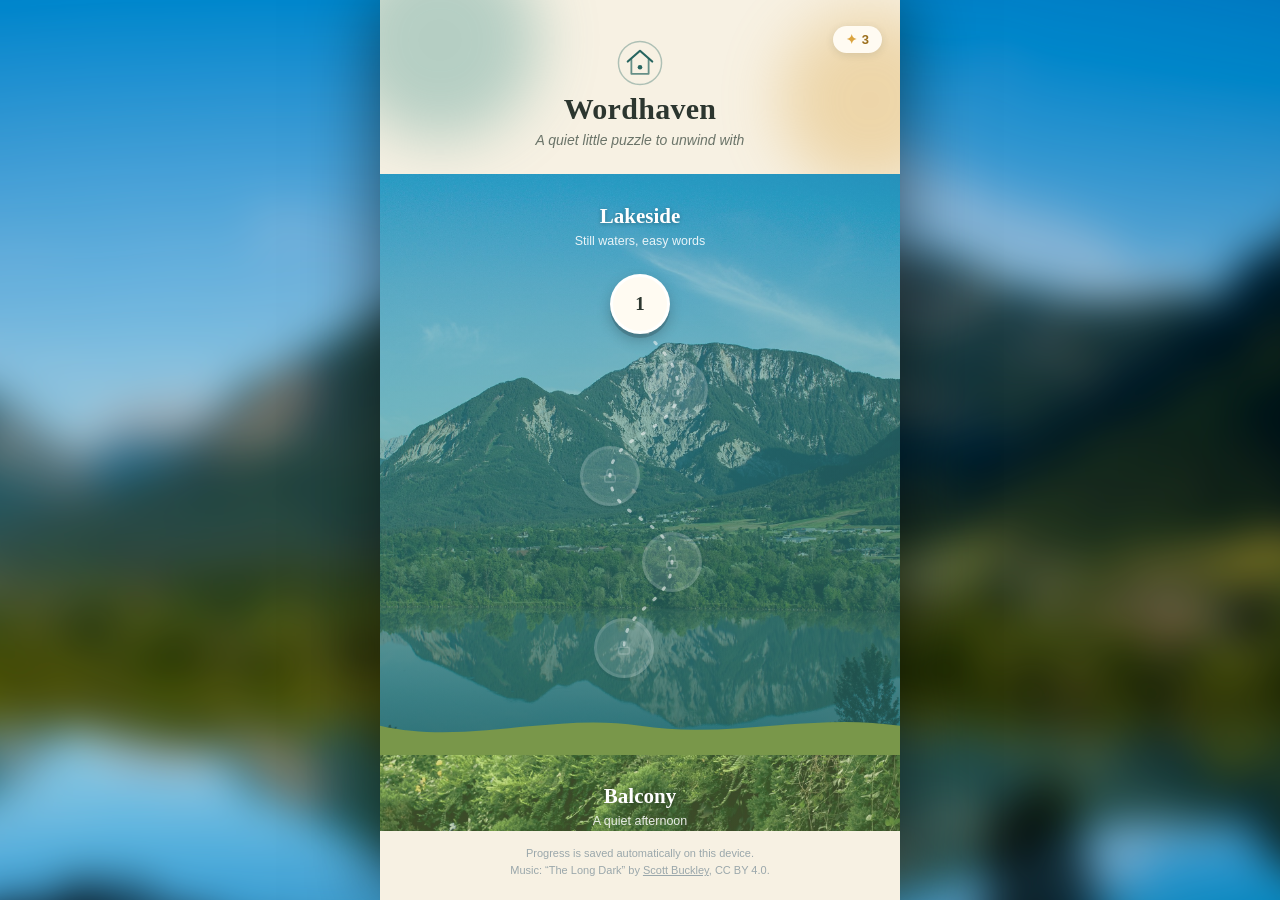
<file: index.html>
<!DOCTYPE html>
<html lang="en">
<head>
<meta charset="UTF-8" />
<meta name="viewport" content="width=device-width, initial-scale=1, maximum-scale=1, user-scalable=no, viewport-fit=cover" />
<title>Wordhaven — Relax Puzzle Game</title>
<meta name="description" content="A calming word-connect puzzle game. Drag letters to fill the crossword and unwind." />
<link rel="icon" href="data:image/svg+xml,<svg xmlns=%22http://www.w3.org/2000/svg%22 viewBox=%220 0 100 100%22><rect width=%22100%22 height=%22100%22 rx=%2224%22 fill=%22%23276560%22/><path d=%22M24 47 L50 26 L76 47%22 fill=%22none%22 stroke=%22%23f7f1e3%22 stroke-width=%228%22 stroke-linecap=%22round%22 stroke-linejoin=%22round%22/><path d=%22M31 43 V76 H69 V43%22 fill=%22none%22 stroke=%22%23f7f1e3%22 stroke-width=%227%22 stroke-linecap=%22round%22 stroke-linejoin=%22round%22 opacity=%220.85%22/><circle cx=%2250%22 cy=%2261%22 r=%226%22 fill=%22%23dba43f%22/></svg>" />
<link rel="icon" sizes="32x32" href="icons/favicon-32.png" />
<link rel="apple-touch-icon" href="icons/apple-touch-icon.png" />
<link rel="manifest" href="manifest.webmanifest" />
<meta name="theme-color" content="#276560" />
<meta name="mobile-web-app-capable" content="yes" />
<meta name="apple-mobile-web-app-capable" content="yes" />
<meta name="apple-mobile-web-app-status-bar-style" content="black-translucent" />
<meta name="apple-mobile-web-app-title" content="Wordhaven" />
<link rel="stylesheet" href="style.css" />
</head>
<body>
<div id="backdrop"></div>
<div id="app">

  <!-- MENU SCREEN -->
  <section id="menu-screen" class="screen">
    <div class="menu-blob blob-a"></div>
    <div class="menu-blob blob-b"></div>
    <header class="menu-header">
      <div class="brand-mark" aria-hidden="true">
        <svg viewBox="0 0 64 64" width="46" height="46">
          <circle cx="32" cy="32" r="30" fill="none" stroke="currentColor" stroke-width="2" opacity="0.35"/>
          <path d="M15 30 L32 15 L49 30" fill="none" stroke="currentColor" stroke-width="3" stroke-linecap="round" stroke-linejoin="round"/>
          <path d="M20 27 V47 H44 V27" fill="none" stroke="currentColor" stroke-width="2.5" stroke-linecap="round" stroke-linejoin="round" opacity="0.7"/>
          <circle cx="32" cy="38" r="3.2" fill="currentColor"/>
        </svg>
      </div>
      <h1>Wordhaven</h1>
      <p class="tagline">A quiet little puzzle to unwind with</p>
      <div class="currency-pill" title="Hints available">
        <span class="bulb">✦</span><span id="hint-count">3</span>
      </div>
    </header>
    <div id="level-path" class="level-path"></div>
    <footer class="menu-footer">
      Progress is saved automatically on this device.
      <br>Music: &ldquo;The Long Dark&rdquo; by <a href="https://www.scottbuckley.com.au/library/the-long-dark/" target="_blank" rel="noopener">Scott Buckley</a>, CC BY 4.0.
    </footer>
  </section>

  <!-- GAME SCREEN -->
  <section id="game-screen" class="screen hidden">
    <div class="scenery" id="scenery">
      <div class="motes" aria-hidden="true">
        <span class="mote m1"></span><span class="mote m2"></span><span class="mote m3"></span>
        <span class="mote m4"></span><span class="mote m5"></span><span class="mote m6"></span>
      </div>
      <div class="critters" aria-hidden="true">
        <span class="critter bird c1"></span>
        <span class="critter bird c2"></span>
        <span class="critter butterfly c1"></span>
        <span class="critter butterfly c2"></span>
        <span class="critter firefly c1"></span>
        <span class="critter firefly c2"></span>
        <span class="critter firefly c3"></span>
        <span class="critter star c1"></span>
      </div>
    </div>

    <header class="game-header">
      <button id="back-btn" class="icon-btn" aria-label="Back to levels">‹</button>
      <div class="level-info">
        <div class="level-name" id="level-name">Level 1</div>
        <div class="level-progress" id="level-progress">0 / 0 words</div>
      </div>
      <div class="header-actions">
        <button id="music-btn" class="icon-btn" aria-label="Toggle music" aria-pressed="false">
          <svg class="round-icon icon-music-on" viewBox="0 0 24 24" width="18" height="18" fill="none" stroke="currentColor" stroke-width="2" stroke-linecap="round" stroke-linejoin="round">
            <path d="M9 8H5a1 1 0 0 0-1 1v6a1 1 0 0 0 1 1h4l5 4V4L9 8z"/>
            <path d="M16.2 8.8a5 5 0 0 1 0 6.4"/>
            <path d="M18.6 6.2a8.5 8.5 0 0 1 0 11.6"/>
          </svg>
          <svg class="round-icon icon-music-off hidden" viewBox="0 0 24 24" width="18" height="18" fill="none" stroke="currentColor" stroke-width="2" stroke-linecap="round" stroke-linejoin="round">
            <path d="M9 8H5a1 1 0 0 0-1 1v6a1 1 0 0 0 1 1h4l5 4V4L9 8z"/>
            <line x1="16.5" y1="8.5" x2="22" y2="15.5"/>
            <line x1="22" y1="8.5" x2="16.5" y2="15.5"/>
          </svg>
        </button>
        <button id="restart-btn" class="icon-btn" aria-label="Restart level">↺</button>
      </div>
    </header>

    <div class="game-body" id="game-body">
      <div class="grid-wrap">
        <div id="crossword-grid" class="crossword-grid"></div>
      </div>

      <div class="wheel-area">
        <div class="word-row" id="word-row">
          <div class="current-word" id="current-word"></div>
          <button id="confirm-btn" class="confirm-btn" aria-label="Submit word">
            <svg viewBox="0 0 24 24" width="20" height="20" fill="none" stroke="currentColor" stroke-width="3" stroke-linecap="round" stroke-linejoin="round">
              <path d="M4 12l6 6L20 6"/>
            </svg>
          </button>
        </div>

        <div class="wheel-row">
          <button id="shuffle-btn" class="round-btn" aria-label="Shuffle letters">
            <svg class="round-icon" viewBox="0 0 24 24" width="20" height="20" fill="none" stroke="currentColor" stroke-width="2" stroke-linecap="round" stroke-linejoin="round">
              <path d="M3 6h3.5c1.5 0 2.3 1 3 2l5 8c.7 1 1.5 2 3 2H21"/>
              <path d="M17 4l4 2-4 2"/>
              <path d="M3 18h3.5c1.5 0 2.3-1 3-2l1.2-2"/>
              <path d="M17 20l4-2-4-2"/>
            </svg>
          </button>

          <div id="wheel" class="wheel">
            <svg id="wheel-lines" class="wheel-lines"></svg>
            <div class="wheel-hub" id="wheel-hub" aria-label="Submit word"></div>
          </div>

          <button id="hint-btn" class="round-btn" aria-label="Use a hint">
            <svg class="round-icon" viewBox="0 0 24 24" width="20" height="20" fill="none" stroke="currentColor" stroke-width="2" stroke-linecap="round" stroke-linejoin="round">
              <path d="M9 18h6"/>
              <path d="M10 22h4"/>
              <path d="M12 2a6.5 6.5 0 0 0-4 11.6c.7.6 1 1.3 1 2.1V16h6v-.3c0-.8.3-1.5 1-2.1A6.5 6.5 0 0 0 12 2z"/>
            </svg>
            <span class="round-badge" id="hint-badge">3</span>
          </button>
        </div>
      </div>
    </div>

    <div id="toast" class="toast"></div>
  </section>

  <!-- LEVEL COMPLETE MODAL -->
  <div id="complete-modal" class="modal hidden">
    <div class="modal-card">
      <div class="modal-stars" id="modal-stars">
        <span class="star">★</span><span class="star">★</span><span class="star">★</span>
      </div>
      <h2>Level Complete</h2>
      <p id="modal-sub">You found every word.</p>
      <div class="modal-actions">
        <button id="modal-menu-btn" class="secondary-btn">Levels</button>
        <button id="modal-next-btn" class="primary-btn">Next Level</button>
      </div>
    </div>
  </div>

  <!-- CHAPTER COMPLETE MODAL -->
  <div id="chapter-modal" class="modal hidden">
    <div class="modal-card">
      <h2 id="chapter-title">Chapter Complete</h2>
      <p id="chapter-sub">You've cleared this scene.</p>
      <div class="modal-actions">
        <button id="chapter-menu-btn" class="primary-btn">Continue</button>
      </div>
    </div>
  </div>

  <!-- AD PLACEHOLDER: reserved slot for an interstitial ad network (AdMob,
       Unity Ads, etc.) between levels. Swap ads.js's showInterstitial() for
       a real SDK call when one is integrated; this markup can stay as-is. -->
  <div id="ad-overlay" class="modal hidden">
    <div class="modal-card ad-card">
      <div class="ad-label">Advertisement</div>
      <div class="ad-slot">Ad space<br>(plug in an ad network here)</div>
      <button id="ad-close-btn" class="primary-btn" disabled>Continue</button>
    </div>
  </div>

</div>

<script src="levels.js"></script>
<script src="crossword.js"></script>
<script src="audio.js"></script>
<script src="ads.js"></script>
<script src="game.js"></script>
</body>
</html>
</file>
<file: style.css>
:root {
  --cream: #f7f1e3;
  --cream-deep: #ece1c8;
  --paper: #fffbf2;
  --ink: #2c362f;
  --ink-soft: #6b7469;
  --accent-lake: #3c8f8a;
  --accent-lake-dark: #276560;
  --accent-balcony: #79974a;
  --accent-balcony-dark: #55702f;
  --accent-sunset: #d67d47;
  --accent-sunset-dark: #a5532a;
  --accent-mountain: #6062a0;
  --accent-mountain-dark: #3f4174;
  --accent-harbor: #c97b6b;
  --accent-harbor-dark: #93504a;
  --accent-autumn: #c17a2e;
  --accent-autumn-dark: #8a5620;
  --accent-desert: #cf7a4a;
  --accent-desert-dark: #984f28;
  --accent-snowpeak: #5c8aa8;
  --accent-snowpeak-dark: #3c5f78;
  --accent-rainforest: #3f8f6a;
  --accent-rainforest-dark: #276048;
  --accent-starlit: #454a85;
  --accent-starlit-dark: #262a52;
  --gold: #dba43f;
  --gold-dark: #9c6f1c;
  --confirm-green: #4c9a4a;
  --confirm-green-dark: #35722f;
  --font-serif: "Iowan Old Style", "Palatino Linotype", Palatino, Georgia, "Times New Roman", serif;
  --font-sans: -apple-system, BlinkMacSystemFont, "Segoe UI", Roboto, "Helvetica Neue", Arial, sans-serif;
}

* { box-sizing: border-box; }

html, body {
  margin: 0;
  padding: 0;
  height: 100%;
  background: #14201d;
  font-family: var(--font-sans);
  color: var(--ink);
  -webkit-tap-highlight-color: transparent;
  overscroll-behavior: none;
}

/* Fills the space outside the app's phone-shaped frame on wide/landscape
   screens (tablets, desktop) with a softly blurred echo of whatever's
   currently on screen, instead of flat black letterboxing either side. */
#backdrop {
  position: fixed;
  top: -60px; left: -60px; right: -60px; bottom: -60px;
  z-index: 0;
  background: radial-gradient(circle at 30% 20%, #2f4a44 0%, #14201d 55%, #0a100e 100%);
  background-size: cover;
  background-position: center;
  filter: blur(22px) brightness(0.85) saturate(1.35);
  transition: background-image 0.8s ease-in-out;
}

#app {
  position: relative;
  z-index: 1;
  width: 100%;
  max-width: 480px;
  height: 100%;
  margin: 0 auto;
  background: var(--cream);
  overflow: hidden;
  box-shadow: 0 0 70px rgba(0, 0, 0, 0.55);
  display: flex;
  flex-direction: column;
}

@media (min-width: 481px) {
  html, body { display: flex; width: 100%; justify-content: center; }
}

.screen { display: flex; flex-direction: column; height: 100%; min-height: 0; }
.screen.hidden { display: none; }
.hidden { display: none; }

button { font-family: inherit; cursor: pointer; border: none; background: none; }
button:disabled { opacity: 0.4; cursor: default; }

/* ---------- MENU ---------- */
.menu-header {
  position: relative;
  z-index: 2;
  padding: 40px 24px 26px;
  text-align: center;
}
.menu-blob {
  position: absolute; z-index: 0; border-radius: 50%;
  filter: blur(30px); opacity: 0.35; pointer-events: none;
}
.blob-a { top: -60px; left: -40px; width: 200px; height: 200px; background: var(--accent-lake); }
.blob-b { top: 10px; right: -60px; width: 180px; height: 180px; background: var(--gold); }

.brand-mark {
  color: var(--accent-lake-dark);
  display: flex; justify-content: center; margin-bottom: 6px;
}
.menu-header h1 {
  margin: 0; font-family: var(--font-serif); font-weight: 600;
  font-size: 30px; letter-spacing: 0.3px; color: var(--ink);
}
.tagline { margin: 6px 0 0; color: var(--ink-soft); font-size: 14px; font-style: italic; }
.currency-pill {
  position: absolute; top: 26px; right: 18px; z-index: 2;
  background: var(--paper); border-radius: 20px; padding: 6px 13px;
  font-size: 13px; font-weight: 700; color: var(--gold-dark);
  box-shadow: 0 2px 8px rgba(44, 54, 47, 0.12);
  display: flex; align-items: center; gap: 5px;
}
.currency-pill .bulb { color: var(--gold); }

.level-path {
  flex: 1;
  min-height: 0;
  overflow-y: auto;
  -webkit-overflow-scrolling: touch;
  padding: 0 0 0;
  position: relative;
  z-index: 1;
}

.chapter-block { padding: 30px 0 66px; position: relative; overflow: visible; }
.chapter-header { text-align: center; padding: 0 24px 22px; position: relative; z-index: 2; }
.chapter-header h2 { margin: 0; font-family: var(--font-serif); font-size: 21px; color: #fff; text-shadow: 0 1px 4px rgba(0,0,0,0.3); }
.chapter-header p { margin: 5px 0 0; font-size: 12.5px; color: rgba(255,255,255,0.88); }

.chapter-nodes {
  position: relative; z-index: 2;
  display: flex; flex-direction: column; align-items: center; gap: 26px;
  padding: 4px 0 10px;
}
.path-svg { position: absolute; inset: 0; width: 100%; height: 100%; pointer-events: none; z-index: 1; }
.node-wrap { position: relative; z-index: 2; display: flex; align-items: center; justify-content: center; }
.node-wrap.pos-1 { transform: translateX(0); }
.node-wrap.pos-2 { transform: translateX(38px); }
.node-wrap.pos-3 { transform: translateX(-30px); }
.node-wrap.pos-4 { transform: translateX(32px); }
.node-wrap.pos-5 { transform: translateX(-16px); }

.level-node {
  position: relative;
  width: 60px; height: 60px; border-radius: 50%;
  display: flex; align-items: center; justify-content: center;
  font-size: 19px; font-weight: 700; font-family: var(--font-serif);
  background: var(--paper); color: var(--ink);
  box-shadow: 0 4px 0 rgba(0,0,0,0.16), 0 6px 14px rgba(0,0,0,0.22);
  border: 3px solid rgba(255,255,255,0.9);
}
.level-node.locked {
  background: rgba(255,255,255,0.32); color: rgba(255,255,255,0.65);
  box-shadow: 0 3px 0 rgba(0,0,0,0.1); border-color: rgba(255,255,255,0.35);
}
.level-node.locked svg { width: 18px; height: 18px; }
.level-node.current { animation: pulse 2s ease-in-out infinite; }
.level-node.done { background: var(--gold); color: #5a3d00; border-color: rgba(255,255,255,0.85); }
.level-node .stars {
  position: absolute; bottom: -13px; left: 50%; transform: translateX(-50%);
  font-size: 10px; letter-spacing: 1.5px; color: var(--gold);
  text-shadow: 0 1px 2px rgba(0,0,0,0.4); white-space: nowrap;
}

@keyframes pulse {
  0%, 100% { transform: scale(1); box-shadow: 0 4px 0 rgba(0,0,0,0.16), 0 0 0 0 rgba(255,255,255,0.5); }
  50% { transform: scale(1.09); box-shadow: 0 4px 0 rgba(0,0,0,0.16), 0 0 0 9px rgba(255,255,255,0); }
}

.chapter-block { background-size: cover; background-position: center; }
.chapter-block.theme-lake { background-image: linear-gradient(180deg, rgba(108,176,174,0.35), rgba(60,143,138,0.55) 45%, rgba(39,101,96,0.82)), url('images/lake.jpg'); }
.chapter-block.theme-balcony { background-image: linear-gradient(180deg, rgba(155,181,113,0.35), rgba(121,151,74,0.55) 45%, rgba(85,112,47,0.82)), url('images/balcony.jpg'); }
.chapter-block.theme-sunset { background-image: linear-gradient(180deg, rgba(235,168,111,0.3), rgba(214,125,71,0.5) 45%, rgba(165,83,42,0.8)), url('images/sunset.jpg'); }
.chapter-block.theme-mountain { background-image: linear-gradient(180deg, rgba(131,133,187,0.4), rgba(96,98,160,0.6) 45%, rgba(44,45,84,0.85)), url('images/mountain.jpg'); }
.chapter-block.theme-harbor { background-image: linear-gradient(180deg, rgba(224,169,156,0.35), rgba(201,123,107,0.55) 45%, rgba(147,80,74,0.82)), url('images/harbor.jpg'); }
.chapter-block.theme-autumn { background-image: linear-gradient(180deg, rgba(216,159,96,0.35), rgba(193,122,46,0.55) 45%, rgba(138,86,32,0.82)), url('images/autumn.jpg'); }
.chapter-block.theme-desert { background-image: linear-gradient(180deg, rgba(225,159,120,0.35), rgba(207,122,74,0.55) 45%, rgba(152,79,40,0.82)), url('images/desert.jpg'); }
.chapter-block.theme-snowpeak { background-image: linear-gradient(180deg, rgba(155,190,210,0.35), rgba(92,138,168,0.55) 45%, rgba(60,95,120,0.82)), url('images/snowpeak.jpg'); }
.chapter-block.theme-rainforest { background-image: linear-gradient(180deg, rgba(120,183,152,0.35), rgba(63,143,106,0.55) 45%, rgba(39,96,72,0.82)), url('images/rainforest.jpg'); }
.chapter-block.theme-starlit { background-image: linear-gradient(180deg, rgba(110,114,163,0.4), rgba(69,74,133,0.6) 45%, rgba(38,42,82,0.85)), url('images/starlit.jpg'); }

.chapter-wave {
  position: absolute; left: 0; right: 0; bottom: -1px; height: 46px;
  background-repeat: no-repeat; background-size: 100% 100%; pointer-events: none; z-index: 3;
}
.wave-fill-balcony { background-image: url("data:image/svg+xml,%3Csvg xmlns='http://www.w3.org/2000/svg' viewBox='0 0 480 60' preserveAspectRatio='none'%3E%3Cpath d='M0,22 C80,48 160,4 240,22 C320,40 400,4 480,22 L480,60 L0,60 Z' fill='%2379974a'/%3E%3C/svg%3E"); }
.wave-fill-sunset { background-image: url("data:image/svg+xml,%3Csvg xmlns='http://www.w3.org/2000/svg' viewBox='0 0 480 60' preserveAspectRatio='none'%3E%3Cpath d='M0,22 C80,48 160,4 240,22 C320,40 400,4 480,22 L480,60 L0,60 Z' fill='%23d67d47'/%3E%3C/svg%3E"); }
.wave-fill-mountain { background-image: url("data:image/svg+xml,%3Csvg xmlns='http://www.w3.org/2000/svg' viewBox='0 0 480 60' preserveAspectRatio='none'%3E%3Cpath d='M0,22 C80,48 160,4 240,22 C320,40 400,4 480,22 L480,60 L0,60 Z' fill='%236062a0'/%3E%3C/svg%3E"); }
.wave-fill-paper { background-image: url("data:image/svg+xml,%3Csvg xmlns='http://www.w3.org/2000/svg' viewBox='0 0 480 60' preserveAspectRatio='none'%3E%3Cpath d='M0,22 C80,48 160,4 240,22 C320,40 400,4 480,22 L480,60 L0,60 Z' fill='%23f7f1e3'/%3E%3C/svg%3E"); }
.wave-fill-harbor { background-image: url("data:image/svg+xml,%3Csvg xmlns='http://www.w3.org/2000/svg' viewBox='0 0 480 60' preserveAspectRatio='none'%3E%3Cpath d='M0,22 C80,48 160,4 240,22 C320,40 400,4 480,22 L480,60 L0,60 Z' fill='%23c97b6b'/%3E%3C/svg%3E"); }
.wave-fill-autumn { background-image: url("data:image/svg+xml,%3Csvg xmlns='http://www.w3.org/2000/svg' viewBox='0 0 480 60' preserveAspectRatio='none'%3E%3Cpath d='M0,22 C80,48 160,4 240,22 C320,40 400,4 480,22 L480,60 L0,60 Z' fill='%23c17a2e'/%3E%3C/svg%3E"); }
.wave-fill-desert { background-image: url("data:image/svg+xml,%3Csvg xmlns='http://www.w3.org/2000/svg' viewBox='0 0 480 60' preserveAspectRatio='none'%3E%3Cpath d='M0,22 C80,48 160,4 240,22 C320,40 400,4 480,22 L480,60 L0,60 Z' fill='%23cf7a4a'/%3E%3C/svg%3E"); }
.wave-fill-snowpeak { background-image: url("data:image/svg+xml,%3Csvg xmlns='http://www.w3.org/2000/svg' viewBox='0 0 480 60' preserveAspectRatio='none'%3E%3Cpath d='M0,22 C80,48 160,4 240,22 C320,40 400,4 480,22 L480,60 L0,60 Z' fill='%235c8aa8'/%3E%3C/svg%3E"); }
.wave-fill-rainforest { background-image: url("data:image/svg+xml,%3Csvg xmlns='http://www.w3.org/2000/svg' viewBox='0 0 480 60' preserveAspectRatio='none'%3E%3Cpath d='M0,22 C80,48 160,4 240,22 C320,40 400,4 480,22 L480,60 L0,60 Z' fill='%233f8f6a'/%3E%3C/svg%3E"); }
.wave-fill-starlit { background-image: url("data:image/svg+xml,%3Csvg xmlns='http://www.w3.org/2000/svg' viewBox='0 0 480 60' preserveAspectRatio='none'%3E%3Cpath d='M0,22 C80,48 160,4 240,22 C320,40 400,4 480,22 L480,60 L0,60 Z' fill='%23454a85'/%3E%3C/svg%3E"); }

.menu-footer { text-align: center; font-size: 11px; color: #9aa7ab; padding: 14px 0 20px; position: relative; z-index: 1; background: var(--cream); line-height: 1.6; }
.menu-footer a { color: inherit; text-decoration: underline; }

/* ---------- GAME SCREEN ---------- */
.scenery {
  position: absolute; inset: 0; z-index: 0; overflow: hidden;
  background-size: cover; background-position: center;
}
.theme-lake .scenery { background-image: linear-gradient(180deg, rgba(108,176,174,0.32), rgba(60,143,138,0.5) 45%, rgba(39,101,96,0.85)), url('images/lake.jpg'); }
.theme-balcony .scenery { background-image: linear-gradient(180deg, rgba(155,181,113,0.3), rgba(121,151,74,0.48) 45%, rgba(85,112,47,0.85)), url('images/balcony.jpg'); }
.theme-sunset .scenery { background-image: linear-gradient(180deg, rgba(235,168,111,0.25), rgba(214,125,71,0.42) 45%, rgba(165,83,42,0.82)), url('images/sunset.jpg'); }
.theme-mountain .scenery { background-image: linear-gradient(180deg, rgba(131,133,187,0.35), rgba(96,98,160,0.55) 45%, rgba(44,45,84,0.88)), url('images/mountain.jpg'); }
.theme-harbor .scenery { background-image: linear-gradient(180deg, rgba(224,169,156,0.3), rgba(201,123,107,0.48) 45%, rgba(147,80,74,0.85)), url('images/harbor.jpg'); }
.theme-autumn .scenery { background-image: linear-gradient(180deg, rgba(216,159,96,0.3), rgba(193,122,46,0.48) 45%, rgba(138,86,32,0.85)), url('images/autumn.jpg'); }
.theme-desert .scenery { background-image: linear-gradient(180deg, rgba(225,159,120,0.3), rgba(207,122,74,0.48) 45%, rgba(152,79,40,0.85)), url('images/desert.jpg'); }
.theme-snowpeak .scenery { background-image: linear-gradient(180deg, rgba(155,190,210,0.3), rgba(92,138,168,0.48) 45%, rgba(60,95,120,0.85)), url('images/snowpeak.jpg'); }
.theme-rainforest .scenery { background-image: linear-gradient(180deg, rgba(120,183,152,0.3), rgba(63,143,106,0.48) 45%, rgba(39,96,72,0.85)), url('images/rainforest.jpg'); }
.theme-starlit .scenery { background-image: linear-gradient(180deg, rgba(110,114,163,0.35), rgba(69,74,133,0.55) 45%, rgba(38,42,82,0.88)), url('images/starlit.jpg'); }

/* ambient motes, styled per theme */
.motes { position: absolute; inset: 0; overflow: hidden; }
.mote { position: absolute; border-radius: 50%; opacity: 0.7; }
.m1 { left: 12%; top: 20%; } .m2 { left: 78%; top: 14%; } .m3 { left: 30%; top: 55%; }
.m4 { left: 62%; top: 62%; } .m5 { left: 8%; top: 75%; } .m6 { left: 88%; top: 48%; }

.theme-lake .mote { width: 5px; height: 5px; background: rgba(255,255,255,0.8); animation: drift-up 7s ease-in-out infinite; }
.theme-balcony .mote { width: 7px; height: 4px; background: #e7c25e; border-radius: 2px 8px; animation: leaf-fall 9s ease-in-out infinite; }
.theme-sunset .mote { width: 3px; height: 3px; background: #fff1cf; box-shadow: 0 0 6px 2px rgba(255,241,207,0.8); animation: sparkle 3.4s ease-in-out infinite; }
.theme-mountain .mote { width: 3px; height: 3px; background: #fef6d0; box-shadow: 0 0 5px 2px rgba(254,246,208,0.7); animation: sparkle 2.6s ease-in-out infinite; }
.theme-harbor .mote { width: 3px; height: 3px; background: #ffe3d3; box-shadow: 0 0 6px 2px rgba(255,227,211,0.75); animation: sparkle 3.8s ease-in-out infinite; }
.theme-autumn .mote { width: 7px; height: 4px; background: #e0872f; border-radius: 2px 8px; animation: leaf-fall 8s ease-in-out infinite; }
.theme-desert .mote { width: 3px; height: 3px; background: #ffe0bd; box-shadow: 0 0 6px 2px rgba(255,224,189,0.7); animation: sparkle 4.2s ease-in-out infinite; }
.theme-snowpeak .mote { width: 5px; height: 5px; background: rgba(255,255,255,0.9); border-radius: 50%; animation: drift-up 6.4s ease-in-out infinite; }
.theme-rainforest .mote { width: 7px; height: 4px; background: #bdeccb; border-radius: 2px 8px; animation: leaf-fall 9.6s ease-in-out infinite; }
.theme-starlit .mote { width: 3px; height: 3px; background: #fdf6e3; box-shadow: 0 0 6px 2px rgba(253,246,227,0.85); animation: sparkle 3s ease-in-out infinite; }

.mote.m2, .mote.m4, .mote.m6 { animation-delay: 1.4s; }
.mote.m3, .mote.m5 { animation-delay: 2.6s; }

@keyframes drift-up {
  0%, 100% { transform: translateY(0); opacity: 0.4; }
  50% { transform: translateY(-14px); opacity: 0.9; }
}
@keyframes leaf-fall {
  0% { transform: translateY(-6px) rotate(0deg); opacity: 0.8; }
  50% { transform: translateY(10px) rotate(20deg); opacity: 1; }
  100% { transform: translateY(-6px) rotate(0deg); opacity: 0.8; }
}
@keyframes sparkle {
  0%, 100% { opacity: 0.2; transform: scale(0.8); }
  50% { opacity: 1; transform: scale(1.3); }
}

/* ---------- Critters: a small, location-appropriate touch of life per
   chapter (birds over open landscapes, a butterfly in the garden,
   fireflies in the canopy, a shooting star over the bay). Each is hidden
   by default and only switched on for the themes it suits. ---------- */
.critters { position: absolute; inset: 0; overflow: hidden; pointer-events: none; }
.critter { position: absolute; display: none; }

/* Bird: two thin wings drawn from pseudo-elements, flapping as it glides
   left to right at its own height, speed and delay. */
.critter.bird { width: 20px; height: 10px; color: rgba(255,255,255,0.85); }
.critter.bird::before, .critter.bird::after {
  content: ''; position: absolute; top: 4px; width: 11px; height: 2px;
  background: currentColor; border-radius: 2px;
}
.critter.bird::before { left: 0; transform-origin: right center; animation: bird-flap-left 0.9s ease-in-out infinite; }
.critter.bird::after { right: 0; transform-origin: left center; animation: bird-flap-right 0.9s ease-in-out infinite; }
.critter.bird.c1 { animation: fly-across-1 22s linear infinite; }
.critter.bird.c2 { animation: fly-across-2 27s linear infinite 9s; }

.theme-lake .critter.bird,
.theme-mountain .critter.bird,
.theme-harbor .critter.bird,
.theme-sunset .critter.bird,
.theme-autumn .critter.bird,
.theme-desert .critter.bird,
.theme-snowpeak .critter.bird { display: block; }

@keyframes bird-flap-left { 0%, 100% { transform: rotate(35deg); } 50% { transform: rotate(8deg); } }
@keyframes bird-flap-right { 0%, 100% { transform: rotate(-35deg); } 50% { transform: rotate(-8deg); } }
@keyframes fly-across-1 { 0% { left: -8%; top: 16%; } 100% { left: 108%; top: 8%; } }
@keyframes fly-across-2 { 0% { left: -8%; top: 30%; } 100% { left: 108%; top: 20%; } }

/* Butterfly: a smaller, brighter version of the same wing shape on a
   meandering, looping path instead of a straight glide. */
.critter.butterfly { width: 12px; height: 7px; color: #f4c76b; }
.critter.butterfly::before, .critter.butterfly::after {
  content: ''; position: absolute; top: 2.5px; width: 7px; height: 2px;
  background: currentColor; border-radius: 2px;
}
.critter.butterfly::before { left: 0; transform-origin: right center; animation: bird-flap-left 0.35s ease-in-out infinite; }
.critter.butterfly::after { right: 0; transform-origin: left center; animation: bird-flap-right 0.35s ease-in-out infinite; }
.critter.butterfly.c1 { animation: flutter-1 16s ease-in-out infinite; }
.critter.butterfly.c2 { animation: flutter-2 19s ease-in-out infinite 5s; color: #e88fae; }
.theme-balcony .critter.butterfly { display: block; }

@keyframes flutter-1 {
  0% { left: 8%; top: 60%; }
  25% { left: 32%; top: 40%; }
  50% { left: 20%; top: 70%; }
  75% { left: 48%; top: 52%; }
  100% { left: 8%; top: 60%; }
}
@keyframes flutter-2 {
  0% { left: 70%; top: 50%; }
  30% { left: 55%; top: 68%; }
  60% { left: 80%; top: 58%; }
  100% { left: 70%; top: 50%; }
}

/* Firefly: a soft glow drifting slowly through the canopy, brightening
   and dimming as it goes rather than the sharper twinkle used elsewhere. */
.critter.firefly {
  width: 4px; height: 4px; border-radius: 50%;
  background: #d9f77c; box-shadow: 0 0 8px 3px rgba(217,247,124,0.85);
}
.theme-rainforest .critter.firefly { display: block; }
.critter.firefly.c1 { animation: firefly-drift-1 9s ease-in-out infinite; }
.critter.firefly.c2 { animation: firefly-drift-2 11s ease-in-out infinite 2s; }
.critter.firefly.c3 { animation: firefly-drift-1 10s ease-in-out infinite 4.5s; }

@keyframes firefly-drift-1 {
  0%, 100% { left: 18%; top: 30%; opacity: 0.25; }
  50% { left: 26%; top: 40%; opacity: 1; }
}
@keyframes firefly-drift-2 {
  0%, 100% { left: 68%; top: 55%; opacity: 0.2; }
  50% { left: 60%; top: 65%; opacity: 0.95; }
}

/* Shooting star: a quick bright streak across the night sky, most of the
   cycle spent invisible so it reads as an occasional event, not a loop. */
.critter.star {
  width: 3px; height: 3px; border-radius: 50%;
  background: #fff; box-shadow: 0 0 8px 3px rgba(255,255,255,0.85), -14px 6px 10px -2px rgba(255,255,255,0.35);
  opacity: 0;
}
.theme-starlit .critter.star { display: block; animation: shooting-star 9s linear infinite 1.5s; }

@keyframes shooting-star {
  0%, 78% { opacity: 0; left: -5%; top: 12%; }
  79% { opacity: 1; left: -5%; top: 12%; }
  86% { opacity: 1; left: 58%; top: 46%; }
  87%, 100% { opacity: 0; left: 62%; top: 50%; }
}

.game-header {
  position: relative; z-index: 2;
  display: flex; align-items: center; justify-content: space-between;
  padding: 16px 14px 6px;
}
.icon-btn {
  width: 38px; height: 38px; border-radius: 50%;
  background: rgba(255,255,255,0.9); color: var(--ink);
  font-size: 19px; display: flex; align-items: center; justify-content: center;
  box-shadow: 0 2px 6px rgba(0,0,0,0.18);
}
.header-actions { display: flex; align-items: center; gap: 8px; }
#music-btn.is-muted { color: rgba(20,20,19,0.45); }
.level-info { text-align: center; color: #fff; text-shadow: 0 1px 3px rgba(0,0,0,0.3); }
.level-name { font-weight: 700; font-family: var(--font-serif); font-size: 17px; }
.level-progress { font-size: 12px; opacity: 0.92; }

.game-body {
  display: flex;
  flex-direction: column;
  flex: 1 1 0;
  min-height: 0;
}

.grid-wrap {
  position: relative; z-index: 2;
  flex: 1 1 0;
  min-height: 0;
  min-width: 0;
  display: flex; align-items: center; justify-content: center;
  padding: 10px 8px;
  overflow: auto;
}
.grid-wrap::before {
  content: "";
  position: absolute; top: 50%; left: 50%; transform: translate(-50%, -50%);
  width: min(85vw, 380px); height: min(85vw, 380px);
  background: radial-gradient(circle, rgba(255,255,255,0.4), rgba(255,255,255,0) 70%);
  pointer-events: none;
  z-index: 0;
}

.crossword-grid {
  position: relative; z-index: 1;
  display: grid;
  gap: 3px;
  margin: auto;
}
.cw-cell { width: 100%; height: 100%; }
.cw-cell.empty { visibility: hidden; }
.cw-cell.blank {
  background: rgba(255,255,255,0.32);
  border: 1.5px solid rgba(255,255,255,0.75);
  border-radius: 7px;
}
.cw-cell.filled {
  background: var(--paper);
  border: 1.5px solid var(--cream-deep);
  border-radius: 7px;
  display: flex; align-items: center; justify-content: center;
  font-weight: 700; font-family: var(--font-serif); color: var(--ink);
  box-shadow: inset 0 -2px 0 rgba(44,54,47,0.06);
  animation: pop-in 0.25s ease;
}
@keyframes pop-in {
  0% { transform: scale(0.4); opacity: 0; }
  70% { transform: scale(1.12); opacity: 1; }
  100% { transform: scale(1); }
}

.wheel-area {
  position: relative; z-index: 2;
  padding: 6px 16px 26px;
}
.word-row {
  min-height: 44px;
  display: flex; align-items: center; justify-content: center; gap: 10px;
  margin-bottom: 10px;
}
.current-word {
  display: flex; align-items: center; justify-content: center; gap: 6px;
}
.current-word .cw-letter {
  min-width: 26px; padding: 4px 3px;
  background: var(--paper);
  border-radius: 6px;
  text-align: center; font-weight: 700; font-family: var(--font-serif); font-size: 18px;
  color: var(--ink);
  box-shadow: 0 2px 4px rgba(0,0,0,0.18);
}
.current-word.shake { animation: shake 0.35s ease; }

.confirm-btn {
  flex-shrink: 0;
  width: 0; height: 40px;
  border-radius: 50%;
  background: var(--confirm-green);
  color: #fff;
  display: flex; align-items: center; justify-content: center;
  box-shadow: 0 3px 0 var(--confirm-green-dark), 0 5px 12px rgba(76, 154, 74, 0.5);
  opacity: 0;
  transform: scale(0.4);
  pointer-events: none;
  overflow: hidden;
  transition: opacity 0.15s ease, transform 0.15s ease, width 0.15s ease;
}
.word-row.has-word .confirm-btn {
  width: 40px;
  opacity: 1;
  transform: scale(1);
  pointer-events: auto;
  animation: confirm-pop 0.32s ease;
}
@keyframes confirm-pop {
  0% { transform: scale(0.4); }
  55% { transform: scale(1.18); }
  100% { transform: scale(1); }
}
@keyframes shake {
  0%, 100% { transform: translateX(0); }
  20% { transform: translateX(-8px); }
  40% { transform: translateX(8px); }
  60% { transform: translateX(-6px); }
  80% { transform: translateX(6px); }
}

.wheel-row { display: flex; align-items: center; justify-content: center; gap: 18px; }

.round-btn {
  position: relative;
  flex-shrink: 0;
  width: 46px; height: 46px; border-radius: 50%;
  background: var(--paper); color: var(--ink);
  display: flex; align-items: center; justify-content: center;
  box-shadow: 0 3px 8px rgba(0,0,0,0.22);
}
.round-badge {
  position: absolute; top: -4px; right: -4px;
  background: var(--gold); color: #5a3d00;
  font-size: 10px; font-weight: 700;
  min-width: 16px; height: 16px; border-radius: 8px;
  display: flex; align-items: center; justify-content: center;
  padding: 0 3px;
}

.wheel {
  position: relative;
  width: 200px; height: 200px;
  flex-shrink: 0;
  touch-action: none;
  user-select: none;
}
.wheel-hub {
  position: absolute; left: 50%; top: 50%; width: 50px; height: 50px;
  transform: translate(-50%, -50%);
  border-radius: 50%;
  background: radial-gradient(circle at 35% 30%, rgba(255,255,255,0.5), rgba(255,255,255,0.08));
  border: 2px solid rgba(255,255,255,0.55);
  transition: transform 0.15s ease;
}
.wheel.has-word .wheel-hub {
  transform: translate(-50%, -50%) scale(1.08);
}
.current-word.has-word { cursor: pointer; }
.wheel-lines {
  position: absolute; inset: 0; width: 100%; height: 100%;
  pointer-events: none;
}
.wheel-letter {
  position: absolute;
  width: 52px; height: 52px;
  margin-left: -26px; margin-top: -26px;
  border-radius: 16px;
  background: var(--paper);
  color: var(--ink);
  font-size: 22px; font-weight: 700; font-family: var(--font-serif);
  display: flex; align-items: center; justify-content: center;
  box-shadow: 0 3px 0 rgba(0,0,0,0.16), 0 4px 10px rgba(0,0,0,0.22);
  touch-action: none;
  transition: transform 0.12s ease, background 0.12s ease, color 0.12s ease;
}
.wheel-letter:nth-child(3n+1) { transform: rotate(-5deg); }
.wheel-letter:nth-child(3n+2) { transform: rotate(4deg); }
.wheel-letter:nth-child(3n+3) { transform: rotate(-2deg); }
.wheel-letter.active {
  background: var(--accent-lake-dark);
  color: #fff;
  transform: scale(1.12) rotate(0deg) !important;
}
.theme-balcony .wheel-letter.active { background: var(--accent-balcony-dark); }
.theme-sunset .wheel-letter.active { background: var(--accent-sunset-dark); }
.theme-mountain .wheel-letter.active { background: var(--accent-mountain-dark); }
.theme-harbor .wheel-letter.active { background: var(--accent-harbor-dark); }
.theme-autumn .wheel-letter.active { background: var(--accent-autumn-dark); }
.theme-desert .wheel-letter.active { background: var(--accent-desert-dark); }
.theme-snowpeak .wheel-letter.active { background: var(--accent-snowpeak-dark); }
.theme-rainforest .wheel-letter.active { background: var(--accent-rainforest-dark); }
.theme-starlit .wheel-letter.active { background: var(--accent-starlit-dark); }

.toast {
  position: absolute; left: 50%; bottom: 130px; z-index: 5;
  transform: translate(-50%, 10px);
  background: rgba(30,26,20,0.9); color: #fff;
  padding: 8px 16px; border-radius: 20px; font-size: 13px; font-family: var(--font-serif);
  opacity: 0; pointer-events: none;
  transition: opacity 0.2s ease, transform 0.2s ease;
}
.toast.show { opacity: 1; transform: translate(-50%, 0); }

/* ---------- MODALS ---------- */
.modal {
  position: absolute; inset: 0; z-index: 10;
  background: rgba(20, 26, 22, 0.6);
  display: flex; align-items: center; justify-content: center;
  padding: 24px;
}
.modal.hidden { display: none; }
.modal-card {
  background: var(--paper); border-radius: 20px; padding: 30px 24px;
  text-align: center; max-width: 320px; width: 100%;
  box-shadow: 0 20px 55px rgba(0,0,0,0.4);
  animation: pop-in 0.3s ease;
}
.modal-stars { font-size: 34px; letter-spacing: 6px; margin-bottom: 8px; }
.modal-stars .star { color: var(--cream-deep); }
.modal-stars .star.lit { color: var(--gold); }
.modal-card h2 { margin: 4px 0 6px; font-family: var(--font-serif); color: var(--ink); }
.modal-card p { color: var(--ink-soft); font-size: 14px; margin: 0 0 22px; }
.modal-actions { display: flex; gap: 10px; }
.primary-btn, .secondary-btn {
  flex: 1; padding: 13px 10px; border-radius: 13px; font-weight: 700; font-size: 14px;
}
.primary-btn { background: var(--accent-lake-dark); color: #fff; }
.secondary-btn { background: var(--cream-deep); color: var(--ink); }

.ad-label {
  font-size: 11px; letter-spacing: 0.1em; text-transform: uppercase;
  color: var(--ink-soft); margin-bottom: 10px;
}
.ad-slot {
  border: 2px dashed rgba(44,54,47,0.25); border-radius: 14px;
  padding: 44px 14px; margin-bottom: 20px;
  font-size: 13px; line-height: 1.5; color: var(--ink-soft);
  background: rgba(44,54,47,0.04);
}
#ad-close-btn { width: 100%; }

/* ---------- RESPONSIVE ---------- */

/* Shorter phones in portrait: shrink the wheel a little so everything fits without scrolling */
@media (max-height: 700px) {
  .wheel { width: 170px; height: 170px; }
  .wheel-letter { width: 46px; height: 46px; margin-left: -23px; margin-top: -23px; font-size: 19px; }
}

/* Very short viewports (small phones, some browser chrome): trim padding further */
@media (max-height: 560px) {
  .menu-header { padding: 20px 24px 16px; }
  .brand-mark svg { width: 34px; height: 34px; }
  .menu-header h1 { font-size: 22px; }
  .tagline { display: none; }
  .game-header { padding: 10px 12px 4px; }
  .wheel-area { padding: 4px 16px 14px; }
}

/* Very narrow phones: tighten side padding and type a touch */
@media (max-width: 340px) {
  .wheel-letter { font-size: 19px; }
  .level-node { width: 54px; height: 54px; font-size: 17px; }
  .icon-btn, .round-btn { width: 40px; height: 40px; }
}

/* Landscape phones / short-and-wide windows: the stacked layout leaves almost no
   room for the crossword, so switch to a two-column layout — grid on the left,
   wheel controls on the right — and let the frame use more of the width. */
@media (max-height: 560px) and (orientation: landscape) {
  #app { max-width: 760px; }

  .game-body { flex-direction: row; }
  .grid-wrap { padding: 6px; }
  .wheel-area {
    flex: 0 0 auto;
    max-width: 46%;
    display: flex;
    flex-direction: column;
    justify-content: center;
    padding: 4px 14px 10px;
  }
  .word-row { margin-bottom: 6px; }
  .wheel { width: 160px; height: 160px; }
  .wheel-letter { width: 44px; height: 44px; margin-left: -22px; margin-top: -22px; font-size: 18px; }
  .wheel-row { gap: 10px; }
  .round-btn { width: 40px; height: 40px; }
}

@media (max-height: 380px) and (orientation: landscape) {
  .wheel { width: 130px; height: 130px; }
  .wheel-letter { width: 38px; height: 38px; margin-left: -19px; margin-top: -19px; font-size: 16px; }
  .game-header { padding: 6px 10px 2px; }
  .level-progress { display: none; }
}

/* Large screens: let the frame breathe a bit more instead of staying pinned at
   phone width, without turning it into an unrelated desktop layout. */
/* Portrait tablets (iPad mini/Air/Pro and similar): the game is a portrait
   card, so let it actually grow with the screen instead of staying
   phone-width with huge dead bars either side. Scaled further below. */
@media (min-width: 600px) and (orientation: portrait) {
  #app { max-width: 680px; }
  .wheel { width: 230px; height: 230px; }
  .wheel-letter { width: 58px; height: 58px; margin-left: -29px; margin-top: -29px; font-size: 25px; }
  .level-node { width: 72px; height: 72px; font-size: 22px; }
}
@media (min-width: 800px) and (orientation: portrait) {
  #app { max-width: 780px; }
  .wheel { width: 260px; height: 260px; }
  .wheel-letter { width: 64px; height: 64px; margin-left: -32px; margin-top: -32px; font-size: 27px; }
}

/* Landscape windows tall enough that the portrait card fits comfortably
   (large landscape tablets, desktop browsers): keep the calmer, more
   deliberately phone-app-shaped frame rather than stretching it wide. */
@media (min-width: 900px) and (min-height: 700px) and (orientation: landscape) {
  #app { max-width: 520px; }
}
</file>
